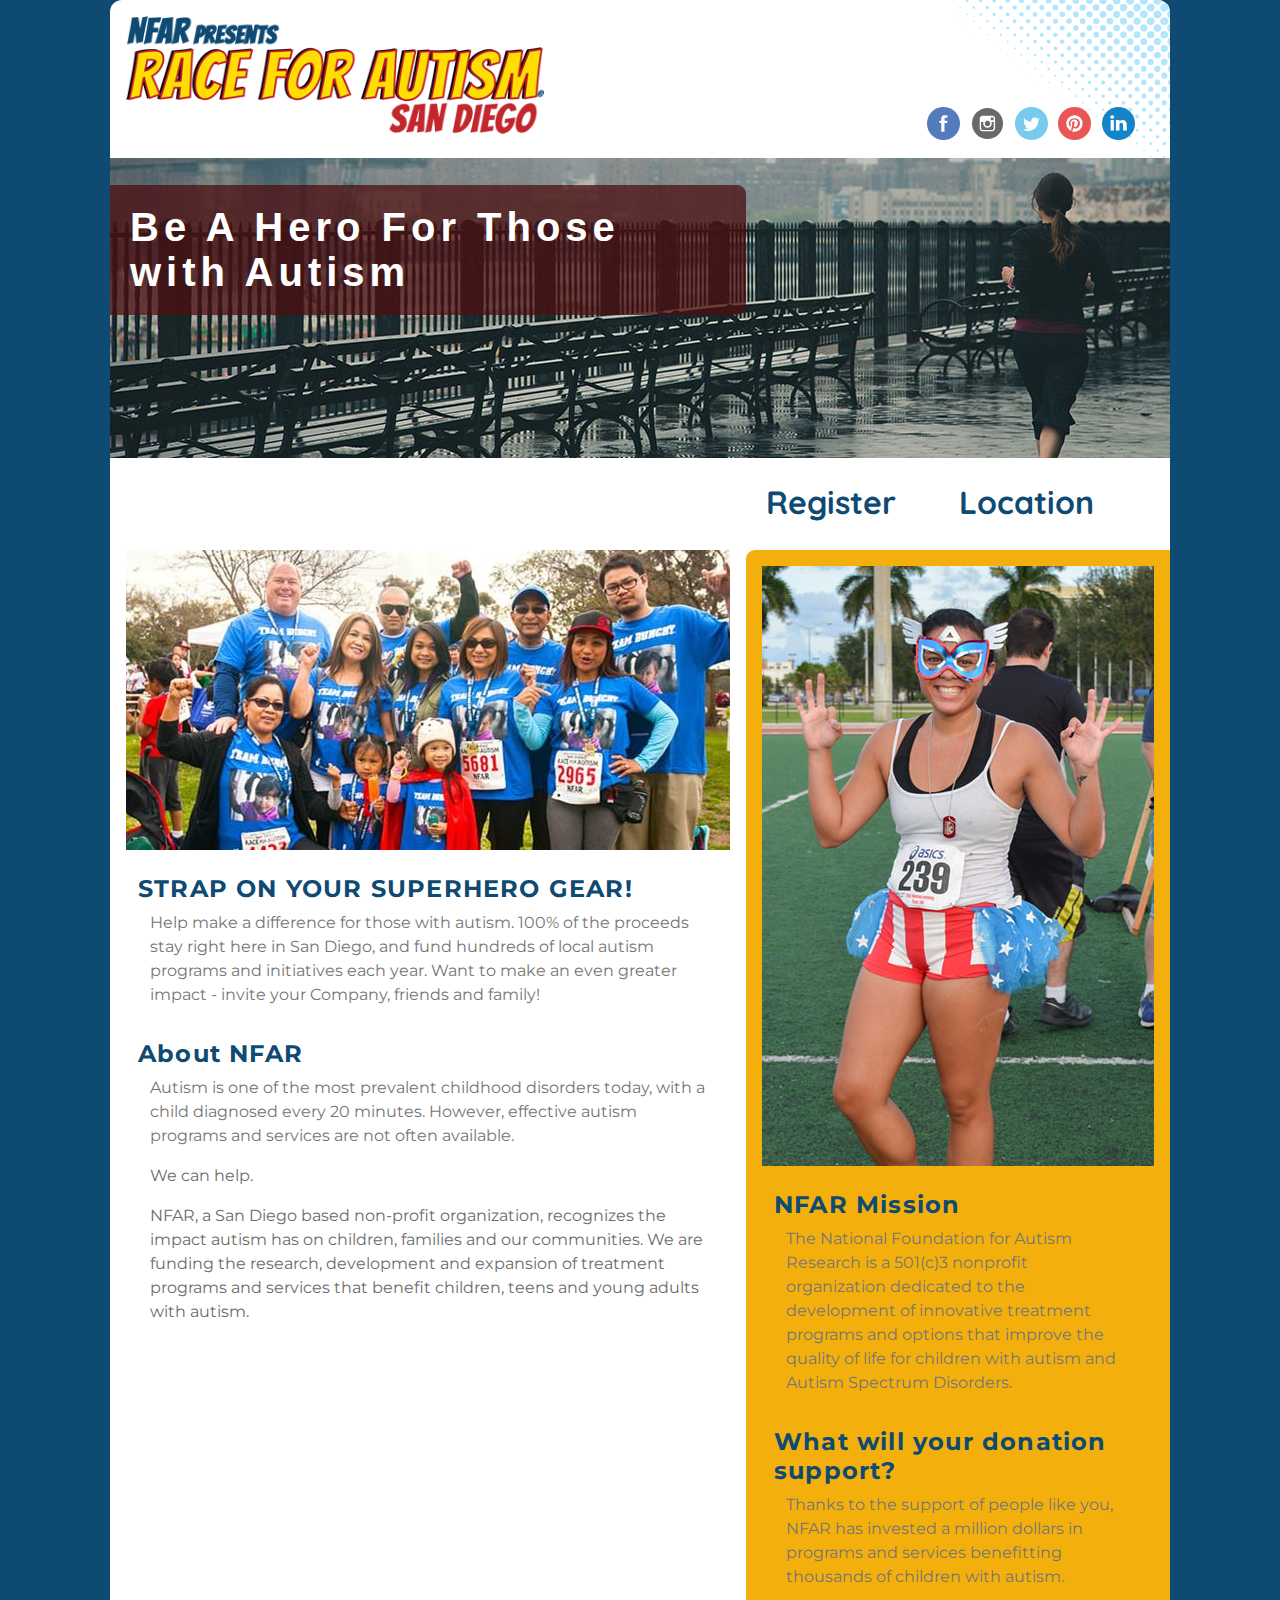
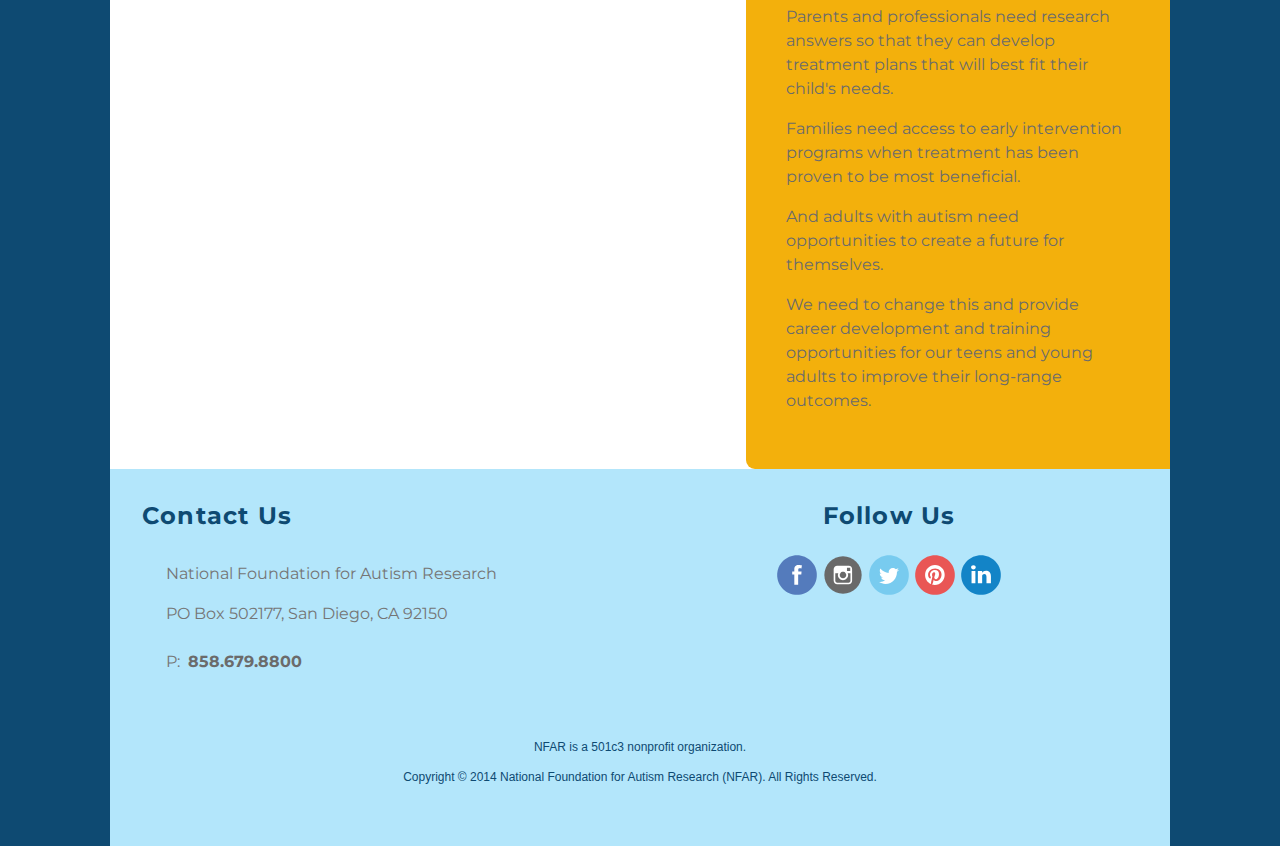
<file: index.html>
<!DOCTYPE html>
<html>
<head>
	<meta name="viewport" content="width=device-width, initial-scale=1">
	<title>Race For Autism</title>
	<link rel="stylesheet" href="css/normalize.css">
	<link rel="stylesheet" href="css/styleV02.css">

</head>
<body id="nhome">

<header id="pageHeader" class="cf" >
	<div class="logo cf">
		<a href="index.html"><img src="images/head-logo-2.png" alt="Run For Autism Logo" ></a>
	</div>
	<ul class="hsocial cf">
			<li class="fb"><a href="https://www.facebook.com/NationalFoundationforAutismResearch/" target="_blank"></a></li>
			<li class="instagram"><a href="https://www.instagram.com/nfarorg/" target="_blank"></a></li>
			<li class="twitter"><a href="https://twitter.com/nfarorg" target="_blank"></a></li>
			<li class="pintrest"><a href="https://www.pinterest.com/NFARorg/" target="_blank"></a></li>
			<li class="linkedin"><a href="https://www.linkedin.com/groups/126266/profile" target="_blank"></a></li>
		</ul>
	<div class="banner cf">
	<h1>Be A Hero For Those with Autism</h1>
	</div>
</header>

<nav class="cf">
	<ul class="global cf">
		<li><a href="pages/register.html">Register</a></li>
		<li><a href="pages/location.html">Location</a></li>
	</ul>
</nav>

<main class="cf">
	<div class="mhead">Main Header</div>
	<figure class="feature cf">
	<figcaption>
		<h2>STRAP ON YOUR SUPERHERO GEAR!</h2>
		<p class="description"> Help make a difference for those with autism. 100% of the proceeds stay right here in San Diego, and fund hundreds of local  autism programs and initiatives each year. Want to make an even greater impact - invite your Company, friends and family!</p>
		<h2>About NFAR</h2>
		<p class="description">
		Autism is one of the most prevalent childhood disorders today, with a child diagnosed every 20 minutes. However, effective autism programs and services are not often available.</p>

		<p>We can help.</p>

		<p>NFAR, a San Diego based non-profit organization, recognizes the impact autism has on children, families and our communities. We are funding the research, development and expansion of treatment programs and services that benefit children, teens and young adults with autism.
		</p>
	</figcaption>
	</figure>

</main>
<aside class="cf">
	<div class="aheader">Aside Header</div>
	<figure class="feature cf">

	<figcaption class="hcaption cf">
		<h2>NFAR Mission</h2>
		<p class="description">
		The National Foundation for Autism Research is a 501(c)3 nonprofit organization dedicated to the development of innovative treatment programs and options that improve the quality of life for children with autism and Autism Spectrum Disorders.</p>
		<h2>What will your donation support?</h2>
		<p class="description">
		Thanks to the support of people like you, NFAR has invested a million dollars in programs and services benefitting thousands of children with autism.</p>

		<p>Parents and professionals need research answers so that they can develop treatment plans that will best fit their child's needs.</p>
		<p>Families need access to early intervention programs when treatment has been proven to be most beneficial.</p>
		<p> And adults with autism need opportunities to create a future for themselves. </p>
		<p> We need to change this and provide career development and training opportunities for our teens and young adults to improve their long-range outcomes.</p>

	</figcaption>
	</figure>
	</aside>
		<footer class="cf">

			<section class="contact">
				<h2>Contact Us</h2>
				<p class="description">National Foundation for Autism Research</p>
				<p class="description">PO Box 502177, San Diego, CA 92150</p>
				<p class="description">P:<a href="tel:858-679-8800" class="phone">858.679.8800</a></p>
		</section>

	<section class="fsocial">
		<h2>Follow Us</h2>
		<ul class="social cf">
			<li class="fb"><a href="https://www.facebook.com/NationalFoundationforAutismResearch/" target="_blank"></a></li>
			<li class="instagram"><a href="https://www.instagram.com/nfarorg/" target="_blank"></a></li>
			<li class="twitter"><a href="https://twitter.com/nfarorg" target="_blank"></a></li>
			<li class="pintrest"><a href="https://www.pinterest.com/NFARorg/" target="_blank"></a></li>
			<li class="linkedin"><a href="https://www.linkedin.com/groups/126266/profile" target="_blank"></a></li>
		</ul>
	</section>

	<section class="copy">
		<small class="description">NFAR is a 501c3 nonprofit organization.</small>
		<small class="description">Copyright &copy; 2014 National Foundation for Autism Research (NFAR). All Rights Reserved.</small>
	</section>

</footer>

</body>
</html>
</file>
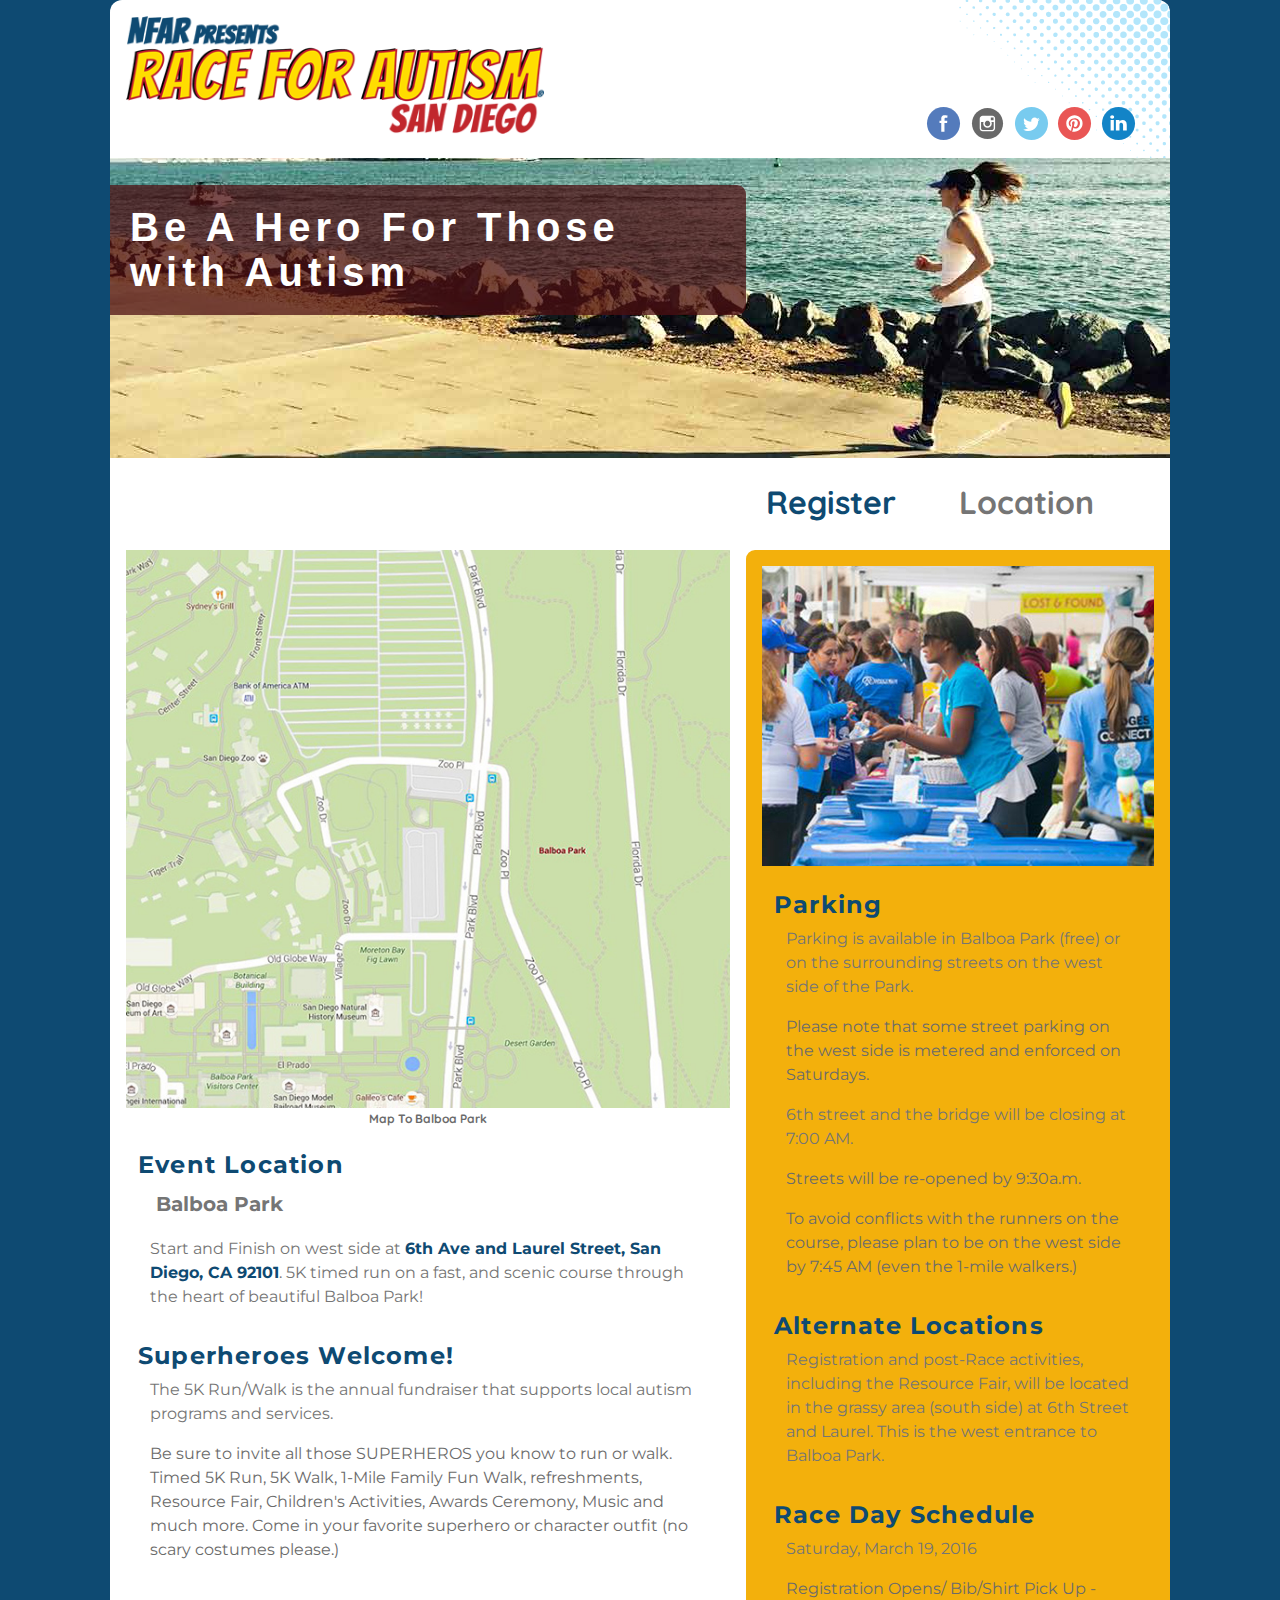
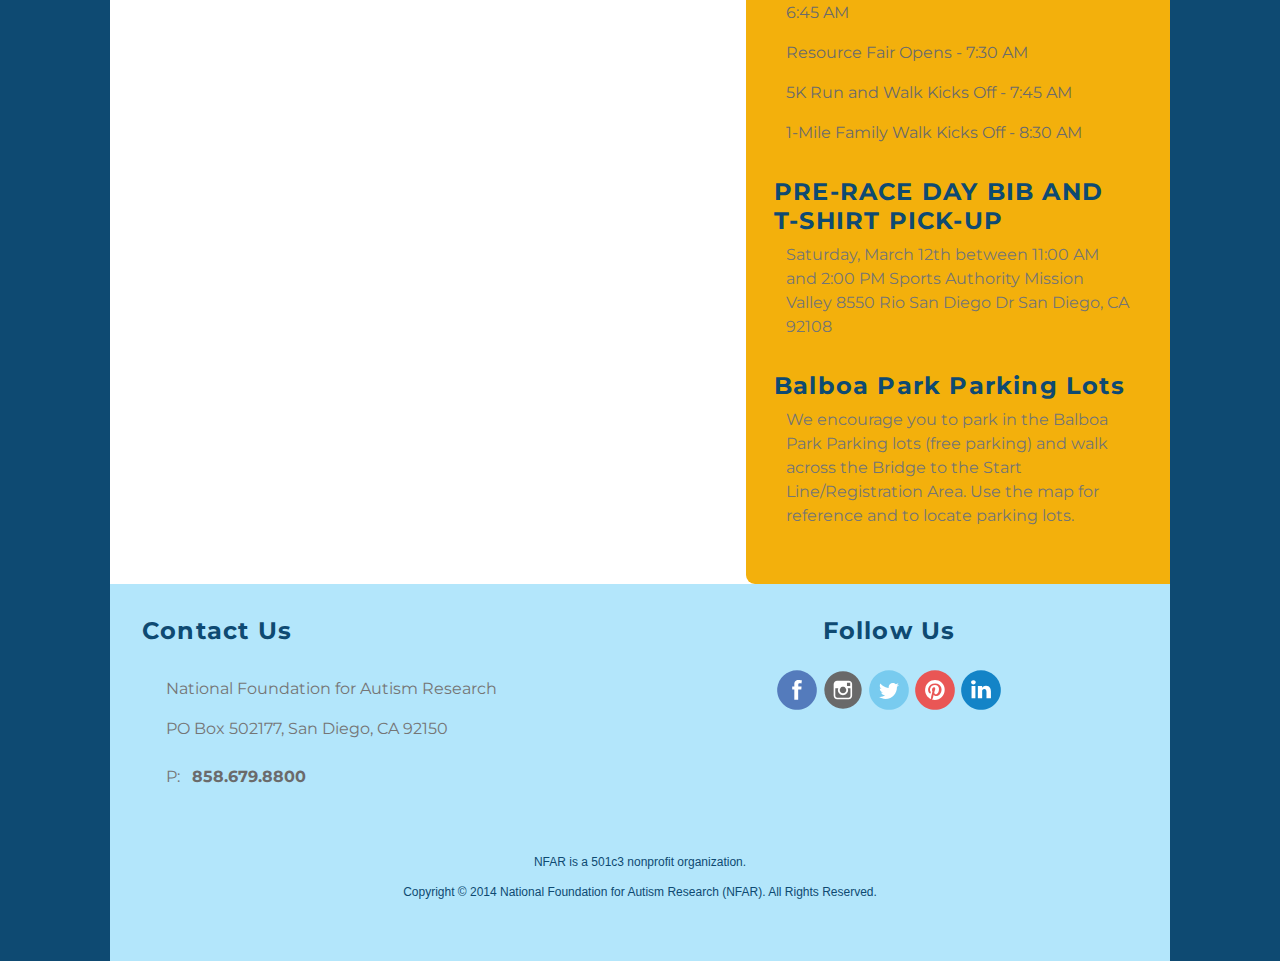
<file: pages/location.html>
<!DOCTYPE html>
<html class="no-js">
<head>
	<meta name="viewport" content="width=device-width, initial-scale=1">
	<title>Inbrowser Assignment</title>
	<link rel="stylesheet" href="../css/normalize.css">
	<link rel="stylesheet" href="../css/styleV02.css">


</head>
<body id="nlocation">
	<!-- ask about logo on top of image -->
	<header id="pageHeader" class="cf">
		<div class="logo"><a href="../index.html"><img src="../images/head-logo-2.png" alt="Run For Autism Logo" ></a></div>
		<ul class="hsocial cf">
			<li class="fb"><a href="https://www.facebook.com/NationalFoundationforAutismResearch/" target="_blank"></a></li>
			<li class="instagram"><a href="https://www.instagram.com/nfarorg/" target="_blank"></a></li>
			<li class="twitter"><a href="https://twitter.com/nfarorg" target="_blank"></a></li>
			<li class="pintrest"><a href="https://www.pinterest.com/NFARorg/" target="_blank"></a></li>
			<li class="linkedin"><a href="https://www.linkedin.com/groups/126266/profile" target="_blank"></a></li>
		</ul>
		<div class="banner cf">
			<h1>Be A Hero For Those with Autism</h1>
		</div>
	</header>

	<nav class="cf">

		<ul class="global cf">
			<li><a href="register.html">Register</a></li>
			<li ><a class="current" href="location.html">Location</a></li>
		</ul>
	</nav>

	<main  class="cf">

		<div class="map">
			<a href="https://www.google.com/maps/place/Balboa+Park/@32.7341524,-117.146747,17z/data=!3m1!4b1!4m2!3m1!1s0x80d95496fa70cb03:0xedf30b3cb015f6c4" target="_blank"><img src="../images/map.jpg" alt="Location Map" />Map To Balboa Park</a>
		</div>
		<figure class="cf">
			<figcaption>
				<h2>Event Location</h2>
				<p class="description park">Balboa Park</p>
				<p class="description">Start and Finish on west side at <span class="address"><a href="https://www.google.com/maps/place/Balboa+Park/@32.7341524,-117.146747,17z/data=!3m1!4b1!4m2!3m1!1s0x80d95496fa70cb03:0xedf30b3cb015f6c4" target="_blank">6th Ave and Laurel Street, San Diego, CA 92101</a></span>. 5K timed run on a fast, and scenic course through the heart of beautiful Balboa Park!</p>

				<h2>Superheroes Welcome!</h2>
				<p class="description">The 5K Run/Walk is the annual fundraiser that supports local autism programs and services.</p>
				<p>	Be sure to invite all those SUPERHEROS you know to run or walk. Timed 5K Run, 5K Walk, 1-Mile Family Fun Walk, refreshments, Resource Fair, Children's Activities, Awards Ceremony, Music and much more. Come in your favorite superhero or character outfit (no scary costumes please.)   </p>


			</figcaption>
		</figure>


	</main>
	<aside class="cf">

		<!-- Add Image/video -->
		<div class="laside">Aside Header</div>

		<figure class=" afeature cf">
			<figcaption>
				<h2>Parking</h2>
				<p class="description">Parking is available in Balboa Park (free) or on the surrounding streets on the west side of the Park.  </p>
				<p>Please note that some street parking on the west side is metered and enforced on Saturdays.  </p>
				<p class="description"> 6th street and the bridge will be closing at 7:00 AM. </p>
				<p>Streets will be re-opened by 9:30a.m.</p>
				<p>To avoid conflicts with the runners on the course, please plan to be on the west side by 7:45 AM (even the 1-mile walkers.)</p>
			</figcaption>
		</figure>

		<figure class="feature afeature cf">
			<figcaption>
				<h2>Alternate Locations</h2>
				<p class="description">Registration and post-Race activities, including the Resource Fair, will be located in the grassy area (south side) at 6th Street and Laurel.  This is the west entrance to Balboa Park.</p>
			</figcaption>
		</figure>

		<figure class="feature cf">
			<figcaption>
				<h2>Race Day Schedule</h2>
				<p class="description">Saturday, March 19, 2016</p>
				<p>Registration Opens/ Bib/Shirt Pick Up - 6:45 AM</p>
				<p>Resource Fair Opens - 7:30 AM</p>
				<p>5K Run and Walk Kicks Off -  7:45 AM</p>
				<p>1-Mile Family Walk Kicks Off -  8:30 AM</p>
			</figcaption>
		</figure>

		<figure class="feature afeature cf">
			<figcaption>
				<h2>PRE-RACE DAY BIB AND T-SHIRT PICK-UP</h2>
				<p class="description">Saturday, March 12th between 11:00 AM and 2:00 PM
					Sports Authority Mission Valley
					8550 Rio San Diego Dr
					San Diego, CA 92108    </p>
				</figcaption>
			</figure>
			<figure class="feature afeature cf">
				<figcaption>
					<h2>Balboa Park Parking Lots</h2>
					<p class="description">We encourage you to park in the Balboa Park Parking lots (free parking) and walk across the Bridge to the Start Line/Registration Area. Use the map for reference and to locate parking lots.</p>

				</figcaption>
			</figure>
		</aside>

		<footer class="cf">
			<section class="contact">
				<h2>Contact Us</h2>
				<p class="description">National Foundation for Autism Research</p>
				<p class="description">PO Box 502177, San Diego, CA 92150</p>
				<p class="description">P&colon; <a href="tel:858-679-8800" class="phone">858.679.8800</a></p>
			</section>

			<section class="fsocial">
				<h2>Follow Us</h2>
				<ul class="social cf">
					<li class="fb"><a href="https://www.facebook.com/NationalFoundationforAutismResearch/" target="_blank"></a></li>
					<li class="instagram"><a href="https://www.instagram.com/nfarorg/" target="_blank"></a></li>
					<li class="twitter"><a href="https://twitter.com/nfarorg" target="_blank"></a></li>
					<li class="pintrest"><a href="https://www.pinterest.com/NFARorg/" target="_blank"></a></li>
					<li class="linkedin"><a href="https://www.linkedin.com/groups/126266/profile" target="_blank"></a></li>
				</ul>
			</section>

			<section class="copy">
				<small class="description">NFAR is a 501c3 nonprofit organization.</small>
				<small class="description">Copyright &copy; 2014 National Foundation for Autism Research (NFAR). All Rights Reserved.</small>
			</section>

		</footer>
	</body>
	</html>
</file>
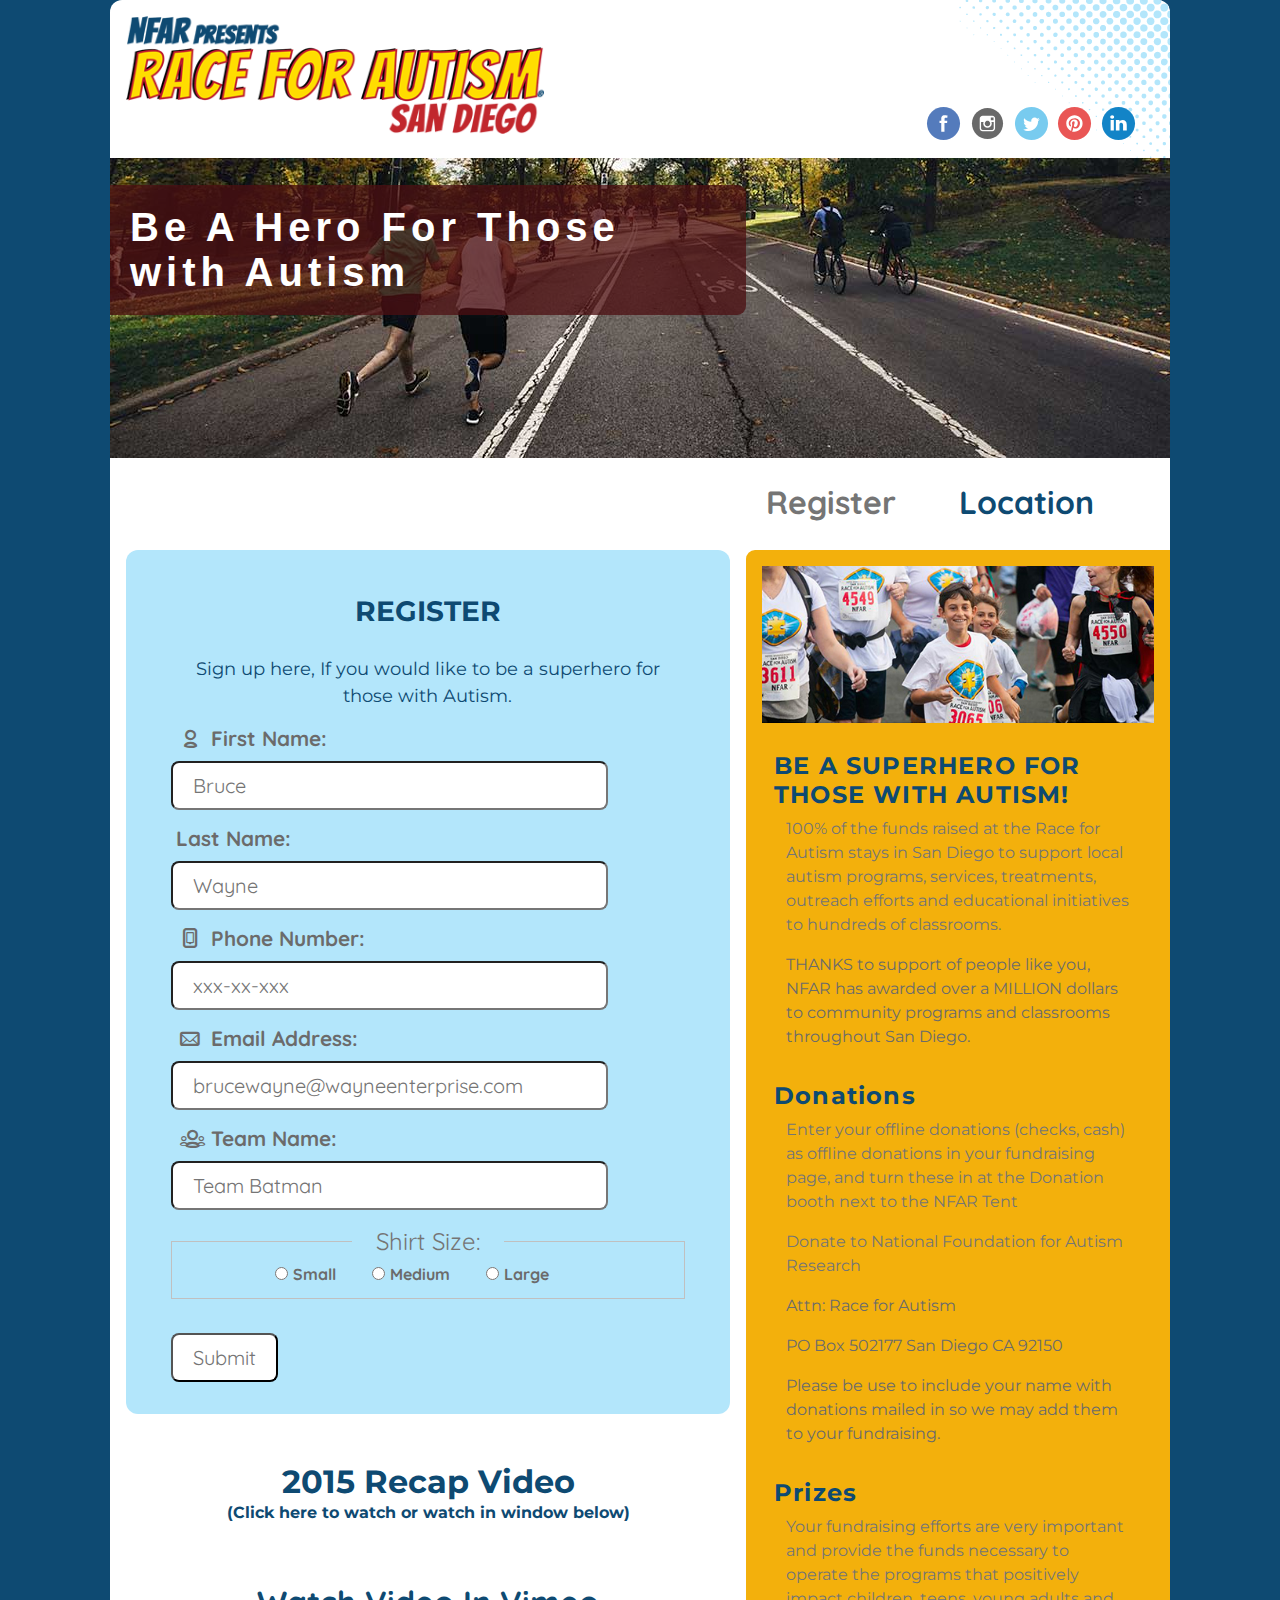
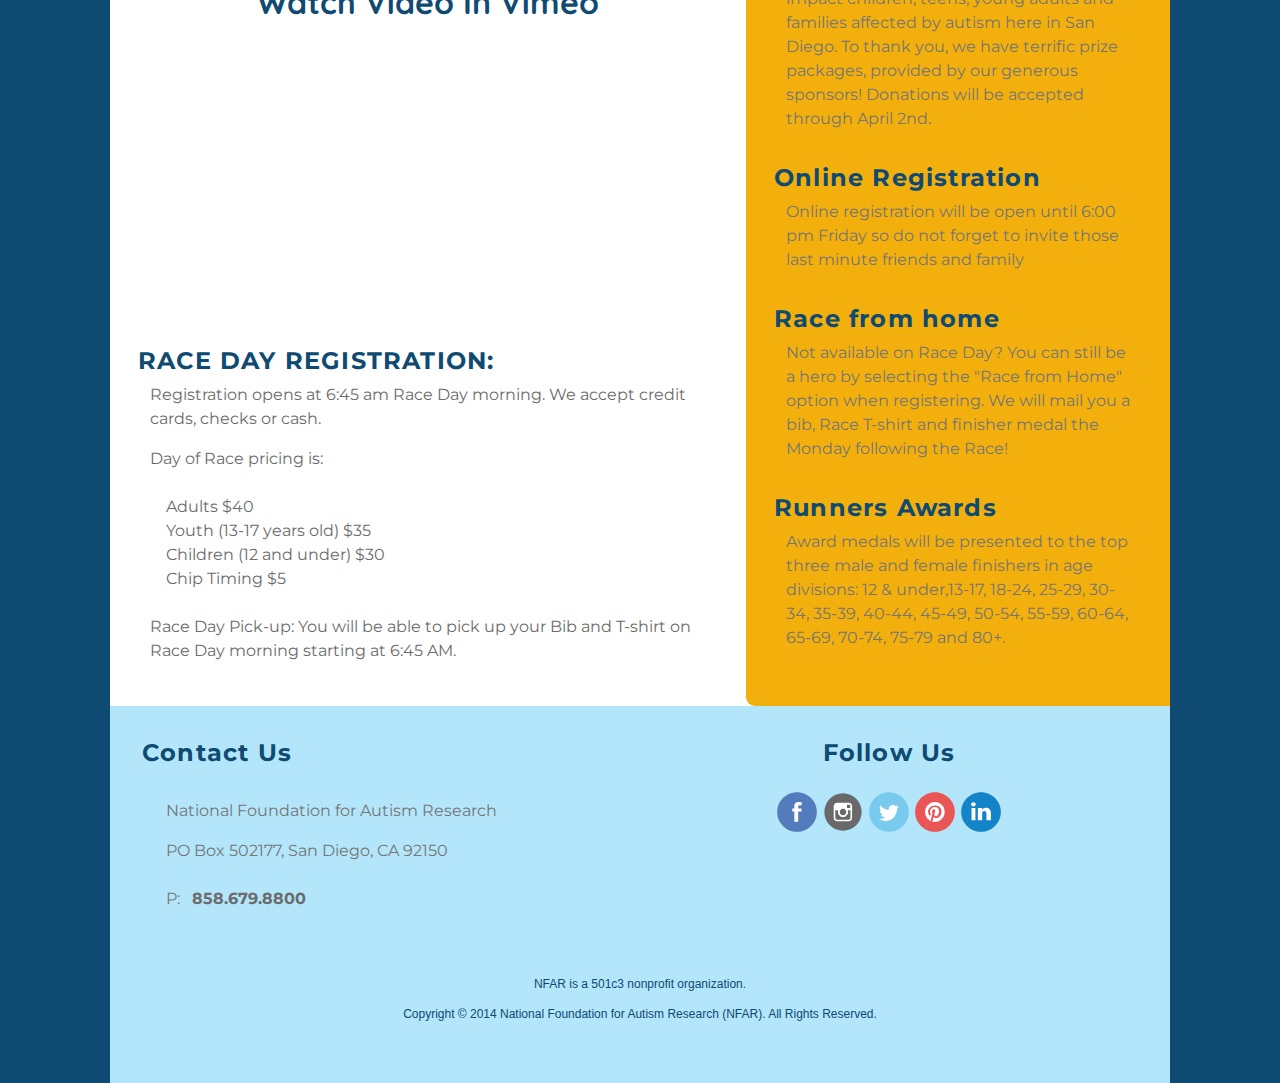
<file: pages/register.html>
<!DOCTYPE html>
<html class="no-js">
<head>
	<meta name="viewport" content="width=device-width, initial-scale=1">
	<title>Inbrowser Assignment</title>
	<link rel="stylesheet" href="../css/fontello.css">
	<link rel="stylesheet" href="../css/normalize.css">
	<link rel="stylesheet" href="../css/styleV02.css">
	<script src="../scripts/modernizr-custom.js"></script>
	<script src="../scripts/jquery-1.12.1.min.js"></script>
  	<script src="../scripts/jquery.validate_t.js"></script>
  	<script>
$(document).ready( function(){
$('#nbscontact').validate({
	onfocusout:function(element){
		$(element).valid();
	}, //end of first argument proceed to the next one
rules:{
	fname: 'required',
	lname: 'required',
	email:{
		required: true,
		email:true
	}
//if I want to add more rules I would do it here.

}, //end of rules
messages:{
	fname:{
		//this message will over write the message in the title attribute
		required: "Please tell us your hero first name."
	},
	lname:{
		required: "Please tell us your hero last name."
	},
	email:{
		required: "Your email is required so we can send you a superhero signal for the race.",
		email: "This is not the right format. Please correct."
	}
 }//end of messages


});	

 });//end of validate
  	</script>

</head>
<body id="nregister">
	
	<header id="pageHeader" class="cf" >
		<div class="logo"><a href="../index.html"><img src="../images/head-logo-2.png"  alt="Logo header"></a></div>
		<ul class="hsocial cf">
			<li class="fb"><a href="https://www.facebook.com/NationalFoundationforAutismResearch/" target="_blank"></a></li>
			<li class="instagram"><a href="https://www.instagram.com/nfarorg/" target="_blank"></a></li>
			<li class="twitter"><a href="https://twitter.com/nfarorg" target="_blank"></a></li>
			<li class="pintrest"><a href="https://www.pinterest.com/NFARorg/" target="_blank"></a></li>
			<li class="linkedin"><a href="https://www.linkedin.com/groups/126266/profile" target="_blank"></a></li>
		</ul>
		<div class="banner cf">
			<h1>Be A Hero For Those with Autism</h1>
		</div>
	</header>

	<nav class="cf">
		

		<ul class="global cf">
			<li ><a class="current" href="register.html">Register</a></li>
			<li><a href="location.html">Location</a></li>
		</ul>
	</nav>

	<main class="cf">

		<!-- ADD CONTACT FORM -->
		<div class="cform">
			<form class="contactform" name="nbscontact" id="nbscontact" method="post" action="formprocessor.php">
				<h3>REGISTER</h3>
				<p>Sign up here, If you would like to be a superhero for those with Autism. </p>
				<label for="fname"><i class="icon-user-outline"></i> First Name:</label>
				<input type="text" name="fname" id="fname" placeholder="Bruce" class="required" required>

				<label for="lname">Last Name:</label>
				<input type="text" name="lname" id="lname" placeholder="Wayne" class="required" required>

				<label for="phone"><i class="icon-mobile"></i> Phone Number:</label>
				<input type="text" name="phone" id="phone" placeholder="xxx-xx-xxx">

				<label for="email"><i class="icon-mail-1"></i> Email Address:</label>
				<input type="text" name="email" id="email" placeholder="brucewayne@wayneenterprise.com" class="required" required>

				<label for="tname"><i class="icon-users-outline"></i> Team Name:</label>
				<input type="text" name="tname" id="tname" placeholder="Team Batman">

				<fieldset><legend>Shirt Size:</legend>
					<input type="radio" name="services" id="smallshirt" value="shirtsize" >
					<label for="smallshirt">Small</label>


					<input type="radio" name="services" id="mediumshirt" value="shirtsize" >
					<label for="mediumshirt">Medium</label>

					<input type="radio" name="services" id="largeshirt" value="shirtsize" >
					<label for="largeshirt">Large</label>
				</fieldset>
				<br/>
				<input type="submit" name="submit" value="Submit" />
			</form>
		</div>
		<a href="https://vimeo.com/149810640" target="_blank">
			<h3 class="vHeader">2015 Recap Video</h3>
			<p>(Click here to watch or watch in window below)</p>
		</a>
		<div class="video">
			<a href="https://vimeo.com/149810640" target="_blank"><img src="../images/nojsvideothumb-min.jpg" alt="watch video here">Watch Video In Vimeo</a>
			<iframe src="https://player.vimeo.com/video/149810640" width="500" height="281" frameborder="0" webkitallowfullscreen mozallowfullscreen allowfullscreen></iframe>

		</div>
		<figure class="cf">
				
				<figcaption>
					<h2>RACE DAY REGISTRATION:</h2>
					<p>Registration opens at 6:45 am Race Day morning. We accept credit cards, checks or cash.</p>
					<p> Day of Race pricing is:</p>  
					<ul class="price">
						<li>Adults $40</li>
						<li>Youth (13-17 years old) $35</li>
						<li>Children (12 and under)  $30</li>
						<li>Chip Timing $5</li>
					</ul>
					<p>Race Day Pick-up: You will be able to pick up your Bib and T-shirt on Race Day morning starting at 6:45 AM.</p>
				</figcaption>
			</figure>	

		</main>

		<aside class="cf">

<img src="../images/registrationmheader.jpg" alt="registration header">
			<figure class=" cf">
				
				<figcaption>
					<h2>BE A SUPERHERO FOR THOSE WITH AUTISM!</h2>
					<p class="description">100% of the funds raised at the Race for Autism stays in San Diego to support local autism programs, services, treatments, outreach efforts and educational initiatives to hundreds of classrooms. </p>
					<p>THANKS to support of people like you, NFAR has awarded over a MILLION dollars to community programs and classrooms throughout San Diego.</p>
				</figcaption>
			</figure>
			<figure class="feature cf">
				<figcaption>
					<h2>Donations</h2>
					<p class="description">Enter your offline donations (checks, cash) as offline donations in your fundraising page, and turn these in at the Donation booth next to the NFAR Tent</p>
					<p class="description">Donate to National Foundation for Autism Research
					</p>
					<p>Attn: Race for Autism</p>
					<p>PO Box 502177
						San Diego CA 92150</p>
					<p>Please be use to include your name with donations mailed in so we may add them to your fundraising.</p>
				</figcaption>
				</figure>

			<figure class="feature cf">
				<figcaption>
					<h2>Prizes</h2>
					<p class="description">Your fundraising efforts are very important and provide the funds necessary to operate the programs that positively impact children, teens, young adults and families affected by autism here in San Diego. To thank you, we have terrific prize packages, provided by our generous sponsors! Donations will be accepted through April 2nd.</p>
				</figcaption>
			</figure>
			<figure class="feature cf">
				<figcaption>
					<h2>Online Registration</h2>
					<p class="description">Online registration will be open until 6:00 pm Friday so do not forget to invite those last minute friends and family</p>
				</figcaption>
			</figure>
			

				<figure class="feature cf">
					<figcaption>
						<h2>Race from home</h2>
						<p class="description">Not available on Race Day?  You can still be a hero by selecting the "Race from Home" option when registering.
							We will mail you a bib, Race T-shirt and finisher medal the Monday following the Race!</p>
						</figcaption>
					</figure>

					<figure class="feature cf">
						<figcaption>
							<h2>Runners Awards</h2>
							<p class="description">Award medals will be presented to the top three male and female finishers in age divisions: 12 &amp; under,13-17, 18-24, 25-29, 30-34, 35-39, 40-44, 45-49, 50-54, 55-59, 60-64, 65-69, 70-74, 75-79 and 80+.</p>
						</figcaption>
					</figure>

				</aside>

				<footer class="cf">
					<section class="contact">
						<h2>Contact Us</h2>
						<p class="description">National Foundation for Autism Research</p>
						<p class="description">PO Box 502177, San Diego, CA 92150</p>
						<p class="description">P&colon; <a href="tel:858-679-8800" class="phone">858.679.8800</a></p>
					</section>

					<section class="fsocial">
						<h2>Follow Us</h2> 
						<ul class="social cf">
							<li class="fb"><a href="https://www.facebook.com/NationalFoundationforAutismResearch/" target="_blank"></a></li>
							<li class="instagram"><a href="https://www.instagram.com/nfarorg/" target="_blank"></a></li>
							<li class="twitter"><a href="https://twitter.com/nfarorg" target="_blank"></a></li>
							<li class="pintrest"><a href="https://www.pinterest.com/NFARorg/" target="_blank"></a></li>
							<li class="linkedin"><a href="https://www.linkedin.com/groups/126266/profile" target="_blank"></a></li>
						</ul>
					</section>

					<section class="copy">
						<small class="description">NFAR is a 501c3 nonprofit organization.</small>
						<small class="description">Copyright &copy; 2014 National Foundation for Autism Research (NFAR). All Rights Reserved.</small>
					</section>

				</footer>
			
	</body>
	</html>
</file>
<file: css/styleV02.css>
@import url(https://fonts.googleapis.com/css?family=Quicksand:700|Montserrat:700);html,nav li{background-color:#0e4a72}.cform,nav li{-webkit-border-radius:12px}div,ul.global{padding:0}.aheader,.mhead{text-indent:-9999px}.hsocial,.social,body,div,figcaption,img,nav{width:100%}li,nav li{list-style:none}fieldset label,li{line-height:1.5em}a,nav li{text-decoration:none}.address,.park,a,label{font-weight:700}.video,header{position:relative}.cf:after,.copy,footer{clear:both}*{-moz-box-sizing:border-box;-webkit-box-sizing:border-box;box-sizing:border-box}.cf:after,.cf:before{content:"";display:table}.cf{zoom:1}header{background:url(../images/halftone.gif) top right no-repeat}body{min-width:320px;max-width:1060px;margin:0 auto;background-color:#FFF}nav{margin-bottom:1.5em}ul.global{margin:0}nav li{border-radius:12px;margin:.25em}a{display:block;padding:.5em;text-align:center}.description,.phone{font-family:Montserrat,sans-serif;text-align:left;font-size:1em}.phone{color:#6B6B6B;display:inline-block}.description{color:#757575;display:block}#nlocation footer section+h2,fieldset,form{text-align:center}aside{background-color:#f3b00c;padding-bottom:3em}.mhead{background:url(../images/mainheader.jpg) top center no-repeat;min-height:300px}figcaption{padding:0 1em}#nlocation .banner,#nregister .banner,.banner{padding:0;min-height:300px}.logo a{max-width:450px}.banner{margin-bottom:1em;background:url(../images/homebanner.jpg) top right no-repeat}#nregister .banner{background:url(../images/registerbanner.jpg) top left no-repeat;background-size:cover}#nlocation .banner{background:url(../images/locationheader.jpg) top left no-repeat;background-size:cover}#nlocation{min-width:0}.aheader{background:url(../images/asideheader.jpg) top center no-repeat;min-height:300px}.laside{background:url(../images/location_aside_header.jpg) top center no-repeat;min-height:300px;text-indent:-9990px}.fsocial{padding:3em 0 0}.social li{display:inline-block;padding:.3em}.social li.fb{background:url(../images/fb.svg) no-repeat}.social li.instagram{background:url(../images/instagram.svg) top center no-repeat}.social li.twitter{background:url(../images/twit.svg) top center no-repeat}.social li.pintrest{background:url(../images/pin.svg) top center no-repeat}.social li.linkedin{background:url(../images/linkedin.svg) top center no-repeat}.hsocial{display:none}.hsocial li{display:inline-block;padding:.3em}.hsocial li.fb{background:url(../images/fb.svg) no-repeat}.hsocial li.instagram{background:url(../images/instagram.svg) top center no-repeat}.hsocial li.twitter{background:url(../images/twit.svg) top center no-repeat}.hsocial li.pintrest{background:url(../images/pin.svg) top center no-repeat}.hsocial li.linkedin{background:url(../images/linkedin.svg) top center no-repeat}.cform,.successPage,footer{background-color:#b3e6fb}label{display:block;margin:15px 0 10px 5px;font-family:Quicksand,sans-serif;font-size:1.3em;color:#6B6B6B}input,input[type=text],textarea{font-size:1.25em;font-family:Quicksand,sans-serif;color:#757575}input[type=text],textarea{width:85%;-webkit-border-radius:8px;border-radius:8px}.successPage,div.video,fieldset,form,section{width:100%}input{background:#fff;padding:.5em 1em;display:inline-block;-webkit-border-radius:8px;border-radius:8px}.cform{padding:1em;border-radius:12px;margin-bottom:2em}input[type=checkbox]+label{display:inline-block;padding:1em 1em 1em .125em;margin:0;text-align:left}.success,legend{text-align:center}input[type=checkbox]{margin-left:1em}fieldset label{font-size:1em}legend{font-family:Quicksand,sans-serif;padding:1em;font-size:1.5em;color:#757575}.successPage{margin:1em auto;padding:1em;-webkit-border-radius:12px;border-radius:12px}.success{font-size:1.125em;color:#0e4a72}.error{font-size:1em;color:#c1272d;text-align:left}a,h1{color:#fff}h2,h3,ul.social{text-align:center}footer{padding:2em 2em 3em}ul.social{padding:0;margin:0}h1{font-family:montserratbold,sans-serif;font-size:3em;letter-spacing:.125em;padding:.15em}h2,h3,li{font-family:Montserrat,sans-serif}li{font-size:1em;color:#6B6B6B;text-align:left}a{font-family:Quicksand,sans-serif;font-size:2em;letter-spacing:0}.map a{color:#6B6B6B;padding:0;font-size:.75em}.address a,a h3,h2,h3,h3.vHeader+p{color:#0e4a72}nav li a:hover{color:#0e4a72;border:3px solid #0e4a72;background-color:#fff;-webkit-border-radius:12px;border-radius:12px;transition:.5s ease}h2,h3{font-size:1.75em}.address a,p{font-family:Montserrat,sans-serif;text-align:left;line-height:1.5em}a h3{font-family:Montserrat,sans-serif;font-size:1em;margin-bottom:0}h3.vHeader+p{font-family:Montserrat,sans-serif;font-size:.5em;margin:0}.vHeader{margin:0}p{font-size:1em;color:#6B6B6B}.park{font-size:1.25em}.address a{font-size:1em;display:inline;padding:0}footer small.description,h3+p{text-align:center;color:#0e4a72}footer small.description{font-size:.75em;font-family:quicksandbold,sans-serif;line-height:1.5em;display:block;margin-bottom:1em}.no-js iframe,.video a img{display:none}h3+p{font-size:1.125em}.video{padding-bottom:56.25%;padding-top:25px;height:0;margin-bottom:1em}.contact,.copy{padding-top:3em}.no-js .video{margin:0 0 1em}.no-js .video a{color:#0e4a72;margin:0 0 1em;font-size:1.5em}.no-js a img{display:inline}.video iframe{position:absolute;top:0;left:0;width:100%;height:100%}.copy{margin-top:5em}@media only screen and (min-width:550px){.hsocial,fieldset label,nav ul.global,ul.global li{display:inline-block}main{padding:1em}.logo{width:60%;float:left}.hsocial{width:40%;text-align:right;margin:6.5em 0 0;padding:0 1em 0 0}.contact h2,figcaption h2,h1{text-align:left}.hsocial li{padding:.1em;margin:.125em}#nhome .fsocial,#nlocation .fsocial,#nregister .fsocial,form{padding:0}.banner{background:url(../images/homebanner.jpg) top right no-repeat;min-height:300px;clear:both;margin-bottom:1em}.aheader,.mhead{min-height:600px;float:right;width:40%}.mhead{background:url(../images/mainheader_med.jpg) top center no-repeat;text-indent:-9999}.aheader{background:url(../images/asideheader_med.jpg) center no-repeat}.hcaption,h1{width:60%}.laside{background:url(../images/location_aside_header.jpg) top center no-repeat;min-height:300px;text-indent:-9990px}h1{float:left;font-size:2.5em;padding:.5em;background:rgba(76,15,18,.75);-webkit-border-radius:0 9px 9px 0;border-radius:0 9px 9px 0}.map a{max-width:650px;margin:0 auto}#nlocation figure.feature{width:50%;float:left}#nlocation figcaption{width:100%}#nregister figure.feature{width:50%;float:left}#nregister figcaption{width:100%}figcaption{width:60%;padding:0 1.25em}nav ul.global{text-align:center;width:100%;margin:0;padding:0}ul.global li{width:45%}form{width:90%;margin:1em auto;text-align:left}legend{padding:0 1em;margin:0}fieldset{margin:1em 0;width:100%}fieldset label{font-size:1em;line-height:1.5em;margin:0 2em 0 0}footer .contact{margin:0;padding:0;float:left;width:50%;text-align:left}footer .fsocial{float:right;width:50%}footer .contact p{text-align:left;font-size:1em;display:block}section{text-align:center}section figure{width:50%;margin:0;float:left}input[type=checkbox]+label{width:25%}input[type=checkbox]{margin-left:none}.no-js .video{margin:0 0 2em}}@media only screen and (min-width:850px){.banner,main{margin:0 auto}.banner,.mhead{min-height:300px}body,header{-webkit-border-radius:12px;border-radius:12px}main{float:left;width:60%;padding:0 1em 1em}.hsocial{text-align:right;padding:0 2em}.banner,figcaption,ul.global li a{padding:0}.banner{background:url(../images/homebanner.jpg) top center no-repeat;width:100%}nav{margin-bottom:0;padding:2em 0}nav ul.global{width:50%;float:right;text-align:right;margin-right:3em}ul.global li{width:30%;margin:0 1em}a{color:#0e4a72}nav li{display:inline-block;background-color:#FFF;margin:.25em 0;width:25%}nav li a:hover{border:none;color:#757575;transition:all .25s ease}ul.global li a.current{color:#757575}.map ul li a{color:#fff}.mhead{background:url(../images/mainheader.jpg) top center no-repeat;width:100%;float:none;text-indent:-9999}.aheader{background:url(../images/asideheader_med.jpg) top center no-repeat;width:100%;float:none}.hcaption{width:100%}h2{font-size:1.5em;margin:0;letter-spacing:.05em}p{font-size:1em;margin:0 1em}#nhome main figure{width:100%;margin:0;padding:0}#nhome figure.feature img{float:none;width:100%}#nlocation figure.feature,#nregister figure.feature{width:100%;float:none}aside{padding:1em 1em 3em;float:right;width:40%;-webkit-border-radius:9px 0 0 9px;border-radius:9px 0 0 9px}figcaption{width:100%}figcaption h2{text-align:left;padding:0 .5em;margin:1em .5em 0 0}figcaption p,footer .contact p{padding:.5em}.contact h2,.fsocial h2{margin-bottom:1em}aside figure img{width:100%}footer .contact,footer .fsocial{width:50%}#nlocation section figure{width:100%}.no-js .video{margin:0 0 4em}}
</file>
<file: css/fontello.css>
@font-face {
  font-family: 'fontello';
  src: url('../fonts/fontello.eot?53294944');
  src: url('../fonts/fontello.eot?53294944#iefix') format('embedded-opentype'),
       url('../fonts/fontello.woff2?53294944') format('woff2'),
       url('../fonts/fontello.woff?53294944') format('woff'),
       url('../fonts/fontello.ttf?53294944') format('truetype'),
       url('../fonts/fontello.svg?53294944#fontello') format('svg');
  font-weight: normal;
  font-style: normal;
}
/* Chrome hack: SVG is rendered more smooth in Windozze. 100% magic, uncomment if you need it. */
/* Note, that will break hinting! In other OS-es font will be not as sharp as it could be */
/*
@media screen and (-webkit-min-device-pixel-ratio:0) {
  @font-face {
    font-family: 'fontello';
    src: url('../font/fontello.svg?53294944#fontello') format('svg');
  }
}
*/
 
 [class^="icon-"]:before, [class*=" icon-"]:before {
  font-family: "fontello";
  font-style: normal;
  font-weight: normal;
  speak: none;
 
  display: inline-block;
  text-decoration: inherit;
  width: 1em;
  margin-right: .2em;
  text-align: center;
  /* opacity: .8; */
 
  /* For safety - reset parent styles, that can break glyph codes*/
  font-variant: normal;
  text-transform: none;
 
  /* fix buttons height, for twitter bootstrap */
  line-height: 1em;
 
  /* Animation center compensation - margins should be symmetric */
  /* remove if not needed */
  margin-left: .2em;
 
  /* you can be more comfortable with increased icons size */
  /* font-size: 120%; */
 
  /* Font smoothing. That was taken from TWBS */
  -webkit-font-smoothing: antialiased;
  -moz-osx-font-smoothing: grayscale;
 
  /* Uncomment for 3D effect */
  /* text-shadow: 1px 1px 1px rgba(127, 127, 127, 0.3); */
}
 
.icon-users-outline:before { content: '\e800'; } /* '' */
.icon-user-outline:before { content: '\e801'; } /* '' */
.icon-mail-1:before { content: '\e802'; } /* '' */
.icon-mobile:before { content: '\e803'; } /* '' */
</file>
